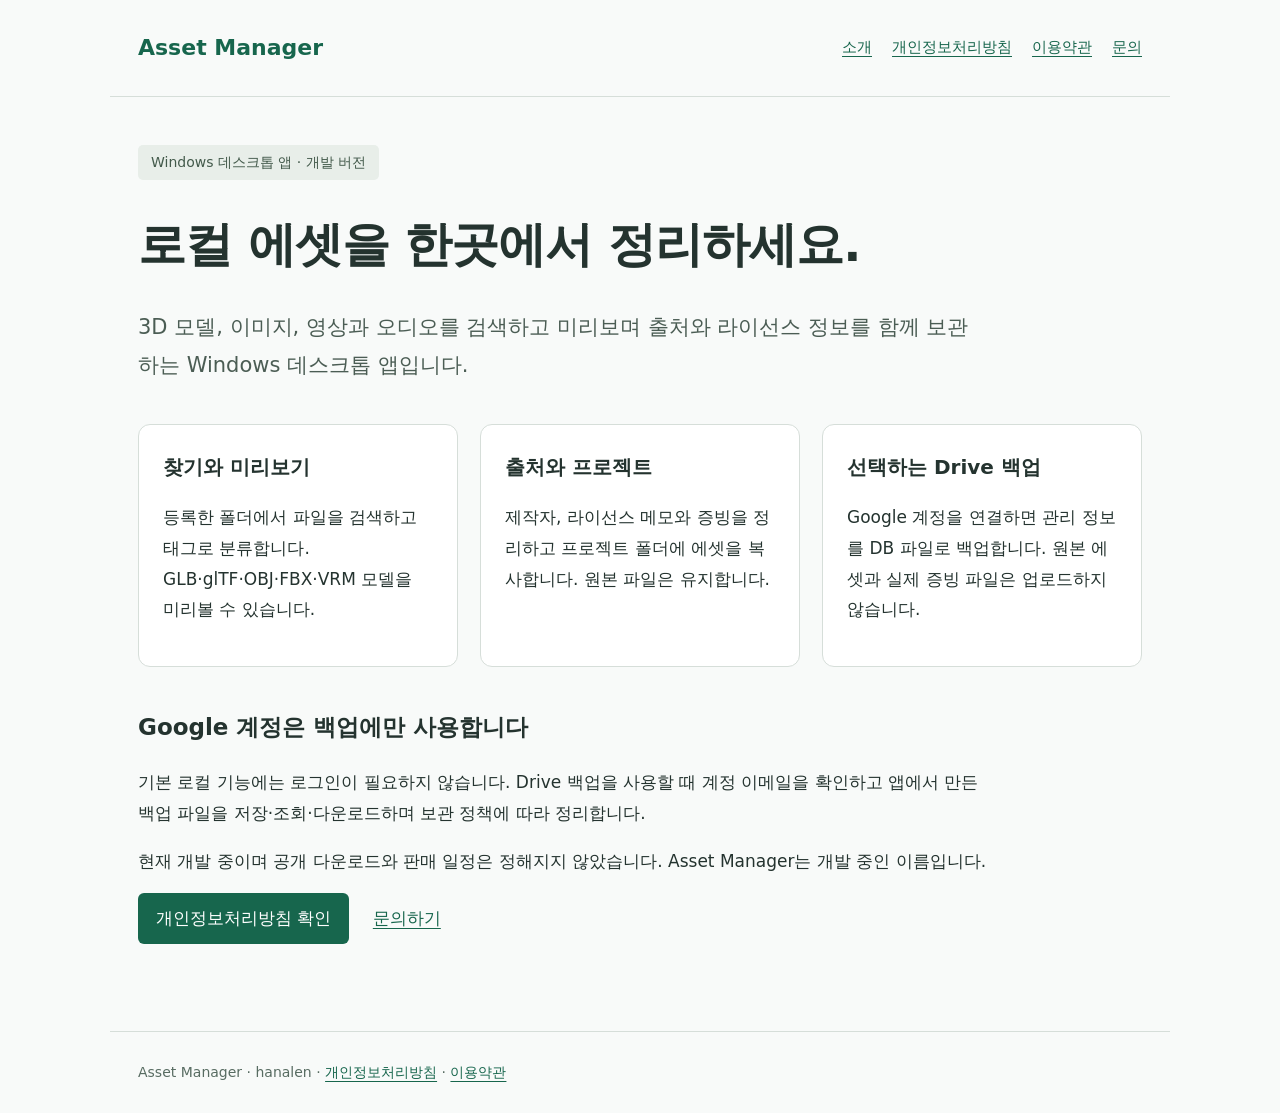
<file: index.html>
<!doctype html>
<html lang="ko">
  <head>
    <meta charset="utf-8" />
    <meta name="viewport" content="width=device-width, initial-scale=1" />
    <title>Asset Manager</title>
    <meta
      name="google-site-verification"
      content="HrFMPFyevX7MNLxYkle766F0gh1H0pMaf9BS_jaUIo4"
    />
    <meta name="description" content="Asset Manager 로컬 에셋 관리 앱 안내" />
    <link rel="stylesheet" href="style.css" />
  </head>
  <body>
    <a class="skip" href="#main">본문으로 이동</a>
    <header>
      <a class="brand" href="index.html">Asset Manager</a>
      <nav aria-label="주 메뉴">
        <a href="index.html">소개</a><a href="privacy.html">개인정보처리방침</a
        ><a href="terms.html">이용약관</a
        ><a href="https://github.com/hanalen/asset-manager-site/issues">문의</a>
      </nav>
    </header>
    <main id="main">
      <div class="notice">Windows 데스크톱 앱 · 개발 버전</div>
      <h1>로컬 에셋을 한곳에서 정리하세요.</h1>
      <p class="lead">
        3D 모델, 이미지, 영상과 오디오를 검색하고 미리보며 출처와 라이선스
        정보를 함께 보관하는 Windows 데스크톱 앱입니다.
      </p>
      <div class="grid">
        <section>
          <h2>찾기와 미리보기</h2>
          <p>
            등록한 폴더에서 파일을 검색하고 태그로 분류합니다.
            GLB·glTF·OBJ·FBX·VRM 모델을 미리볼 수 있습니다.
          </p>
        </section>
        <section>
          <h2>출처와 프로젝트</h2>
          <p>
            제작자, 라이선스 메모와 증빙을 정리하고 프로젝트 폴더에 에셋을
            복사합니다. 원본 파일은 유지합니다.
          </p>
        </section>
        <section>
          <h2>선택하는 Drive 백업</h2>
          <p>
            Google 계정을 연결하면 관리 정보를 DB 파일로 백업합니다. 원본 에셋과
            실제 증빙 파일은 업로드하지 않습니다.
          </p>
        </section>
      </div>
      <h2>Google 계정은 백업에만 사용합니다</h2>
      <p>
        기본 로컬 기능에는 로그인이 필요하지 않습니다. Drive 백업을 사용할 때
        계정 이메일을 확인하고 앱에서 만든 백업 파일을 저장·조회·다운로드하며
        보관 정책에 따라 정리합니다.
      </p>
      <p>
        현재 개발 중이며 공개 다운로드와 판매 일정은 정해지지 않았습니다. Asset
        Manager는 개발 중인 이름입니다.
      </p>
      <p>
        <a class="button" href="privacy.html">개인정보처리방침 확인</a>
        <a href="https://github.com/hanalen/asset-manager-site/issues"
          >문의하기</a
        >
      </p>
    </main>
    <footer>
      Asset Manager · hanalen · <a href="privacy.html">개인정보처리방침</a> ·
      <a href="terms.html">이용약관</a>
    </footer>
  </body>
</html>
</file>
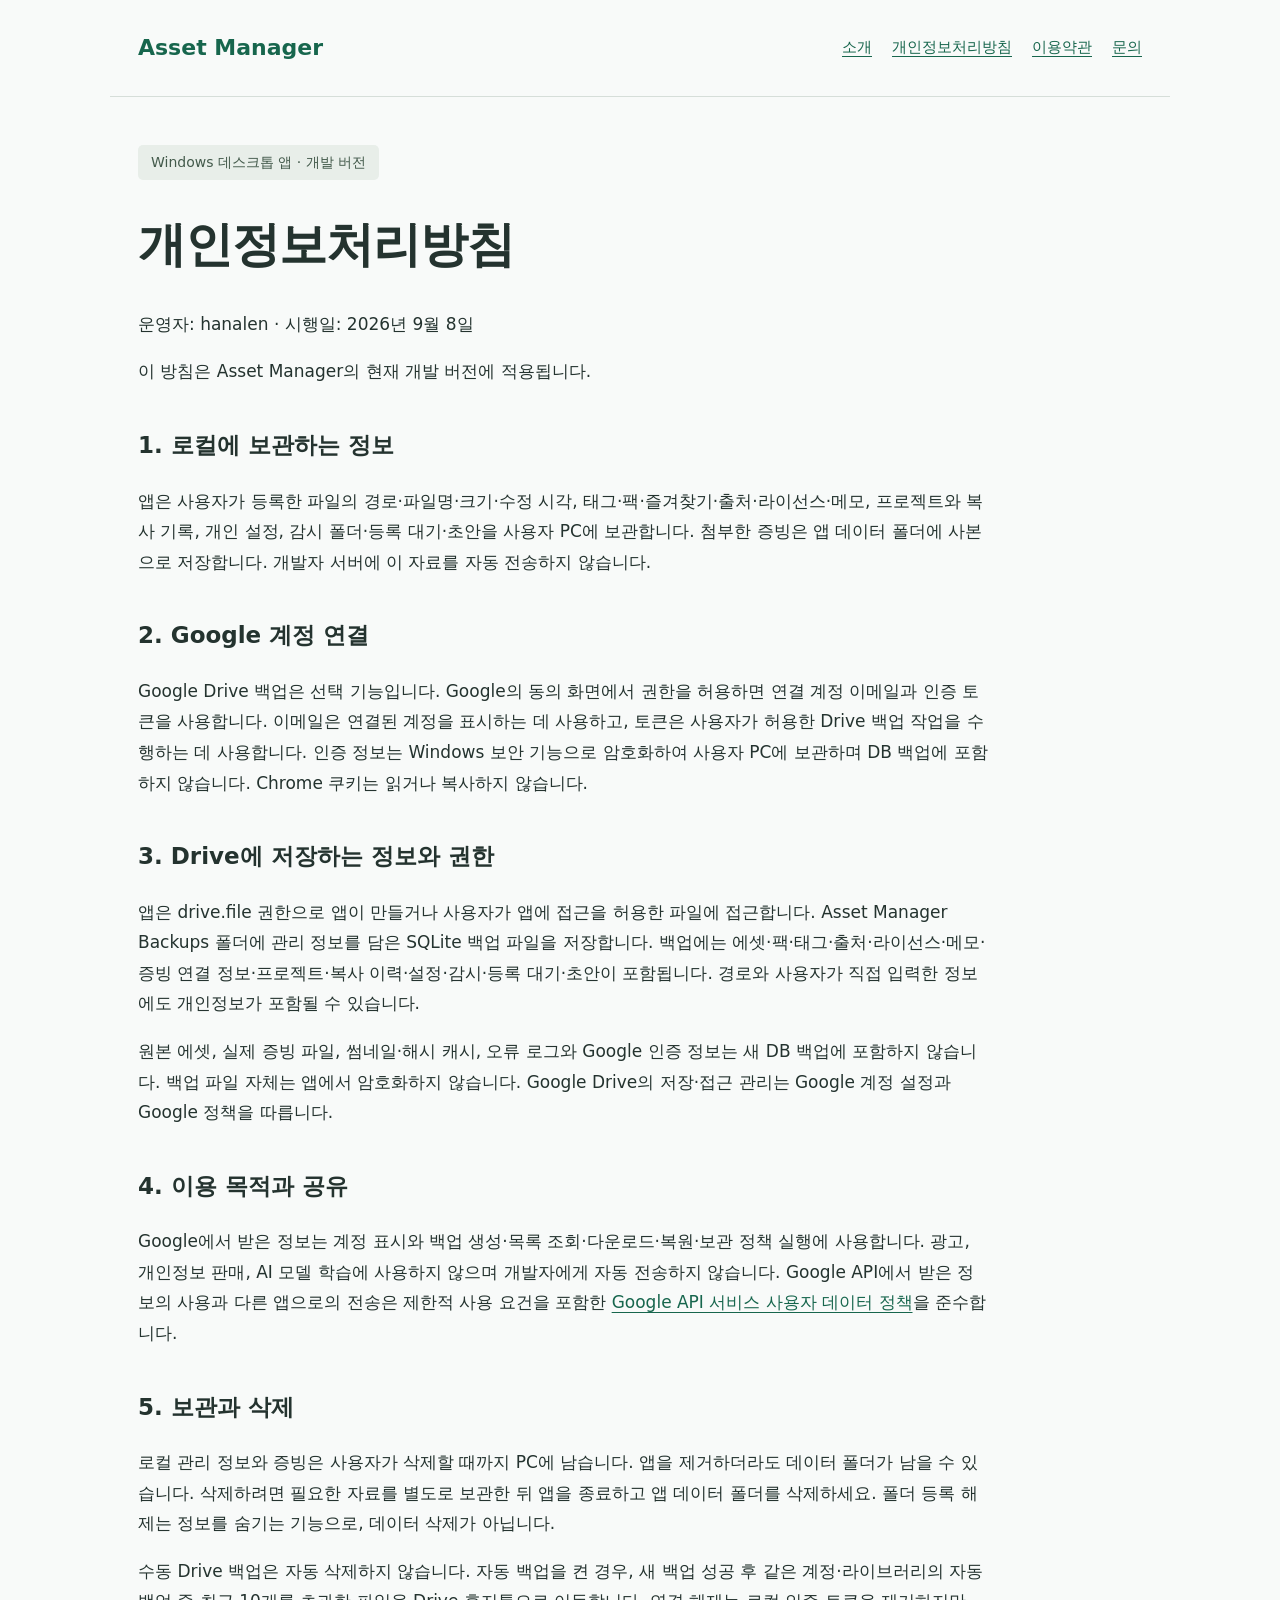
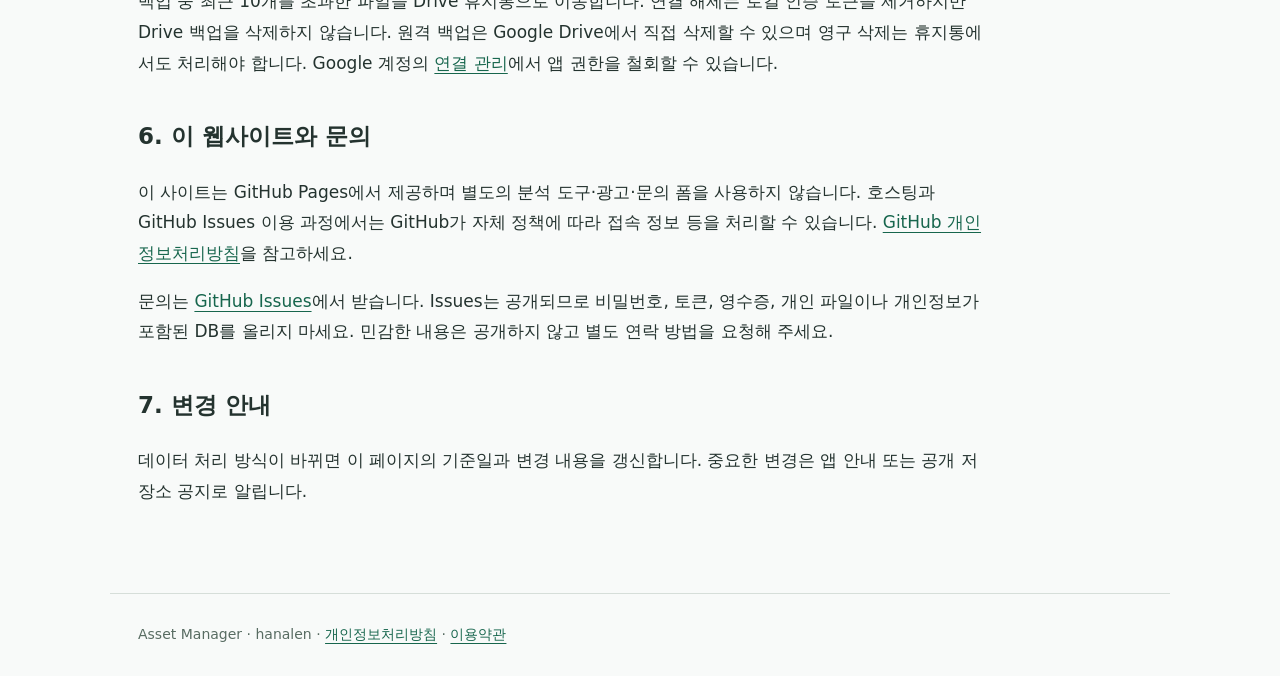
<file: privacy.html>
<!doctype html>
<html lang="ko">
  <head>
    <meta charset="utf-8" />
    <meta name="viewport" content="width=device-width, initial-scale=1" />
    <title>개인정보처리방침 · Asset Manager</title>
    <meta name="description" content="Asset Manager 로컬 에셋 관리 앱 안내" />
    <link rel="stylesheet" href="style.css" />
  </head>
  <body>
    <a class="skip" href="#main">본문으로 이동</a>
    <header>
      <a class="brand" href="index.html">Asset Manager</a>
      <nav aria-label="주 메뉴">
        <a href="index.html">소개</a><a href="privacy.html">개인정보처리방침</a
        ><a href="terms.html">이용약관</a
        ><a href="https://github.com/hanalen/asset-manager-site/issues">문의</a>
      </nav>
    </header>
    <main id="main">
      <div class="notice">Windows 데스크톱 앱 · 개발 버전</div>
      <h1>개인정보처리방침</h1>
      <p>운영자: hanalen · 시행일: 2026년 9월 8일</p>
      <p>이 방침은 Asset Manager의 현재 개발 버전에 적용됩니다.</p>
      <h2>1. 로컬에 보관하는 정보</h2>
      <p>
        앱은 사용자가 등록한 파일의 경로·파일명·크기·수정 시각,
        태그·팩·즐겨찾기·출처·라이선스·메모, 프로젝트와 복사 기록, 개인 설정,
        감시 폴더·등록 대기·초안을 사용자 PC에 보관합니다. 첨부한 증빙은 앱
        데이터 폴더에 사본으로 저장합니다. 개발자 서버에 이 자료를 자동 전송하지
        않습니다.
      </p>
      <h2>2. Google 계정 연결</h2>
      <p>
        Google Drive 백업은 선택 기능입니다. Google의 동의 화면에서 권한을
        허용하면 연결 계정 이메일과 인증 토큰을 사용합니다. 이메일은 연결된
        계정을 표시하는 데 사용하고, 토큰은 사용자가 허용한 Drive 백업 작업을
        수행하는 데 사용합니다. 인증 정보는 Windows 보안 기능으로 암호화하여
        사용자 PC에 보관하며 DB 백업에 포함하지 않습니다. Chrome 쿠키는 읽거나
        복사하지 않습니다.
      </p>
      <h2>3. Drive에 저장하는 정보와 권한</h2>
      <p>
        앱은 drive.file 권한으로 앱이 만들거나 사용자가 앱에 접근을 허용한
        파일에 접근합니다. Asset Manager Backups 폴더에 관리 정보를 담은 SQLite
        백업 파일을 저장합니다. 백업에는 에셋·팩·태그·출처·라이선스·메모·증빙
        연결 정보·프로젝트·복사 이력·설정·감시·등록 대기·초안이 포함됩니다.
        경로와 사용자가 직접 입력한 정보에도 개인정보가 포함될 수 있습니다.
      </p>
      <p>
        원본 에셋, 실제 증빙 파일, 썸네일·해시 캐시, 오류 로그와 Google 인증
        정보는 새 DB 백업에 포함하지 않습니다. 백업 파일 자체는 앱에서
        암호화하지 않습니다. Google Drive의 저장·접근 관리는 Google 계정 설정과
        Google 정책을 따릅니다.
      </p>
      <h2>4. 이용 목적과 공유</h2>
      <p>
        Google에서 받은 정보는 계정 표시와 백업 생성·목록
        조회·다운로드·복원·보관 정책 실행에 사용합니다. 광고, 개인정보 판매, AI
        모델 학습에 사용하지 않으며 개발자에게 자동 전송하지 않습니다. Google
        API에서 받은 정보의 사용과 다른 앱으로의 전송은 제한적 사용 요건을
        포함한
        <a
          href="https://developers.google.com/terms/api-services-user-data-policy"
          >Google API 서비스 사용자 데이터 정책</a
        >을 준수합니다.
      </p>
      <h2>5. 보관과 삭제</h2>
      <p>
        로컬 관리 정보와 증빙은 사용자가 삭제할 때까지 PC에 남습니다. 앱을
        제거하더라도 데이터 폴더가 남을 수 있습니다. 삭제하려면 필요한 자료를
        별도로 보관한 뒤 앱을 종료하고 앱 데이터 폴더를 삭제하세요. 폴더 등록
        해제는 정보를 숨기는 기능으로, 데이터 삭제가 아닙니다.
      </p>
      <p>
        수동 Drive 백업은 자동 삭제하지 않습니다. 자동 백업을 켠 경우, 새 백업
        성공 후 같은 계정·라이브러리의 자동 백업 중 최근 10개를 초과한 파일을
        Drive 휴지통으로 이동합니다. 연결 해제는 로컬 인증 토큰을 제거하지만
        Drive 백업을 삭제하지 않습니다. 원격 백업은 Google Drive에서 직접 삭제할
        수 있으며 영구 삭제는 휴지통에서도 처리해야 합니다. Google 계정의
        <a href="https://myaccount.google.com/connections">연결 관리</a>에서 앱
        권한을 철회할 수 있습니다.
      </p>
      <h2>6. 이 웹사이트와 문의</h2>
      <p>
        이 사이트는 GitHub Pages에서 제공하며 별도의 분석 도구·광고·문의 폼을
        사용하지 않습니다. 호스팅과 GitHub Issues 이용 과정에서는 GitHub가 자체
        정책에 따라 접속 정보 등을 처리할 수 있습니다.
        <a
          href="https://docs.github.com/site-policy/privacy-policies/github-general-privacy-statement"
          >GitHub 개인정보처리방침</a
        >을 참고하세요.
      </p>
      <p>
        문의는
        <a href="https://github.com/hanalen/asset-manager-site/issues"
          >GitHub Issues</a
        >에서 받습니다. Issues는 공개되므로 비밀번호, 토큰, 영수증, 개인
        파일이나 개인정보가 포함된 DB를 올리지 마세요. 민감한 내용은 공개하지
        않고 별도 연락 방법을 요청해 주세요.
      </p>
      <h2>7. 변경 안내</h2>
      <p>
        데이터 처리 방식이 바뀌면 이 페이지의 기준일과 변경 내용을 갱신합니다.
        중요한 변경은 앱 안내 또는 공개 저장소 공지로 알립니다.
      </p>
    </main>
    <footer>
      Asset Manager · hanalen · <a href="privacy.html">개인정보처리방침</a> ·
      <a href="terms.html">이용약관</a>
    </footer>
  </body>
</html>
</file>
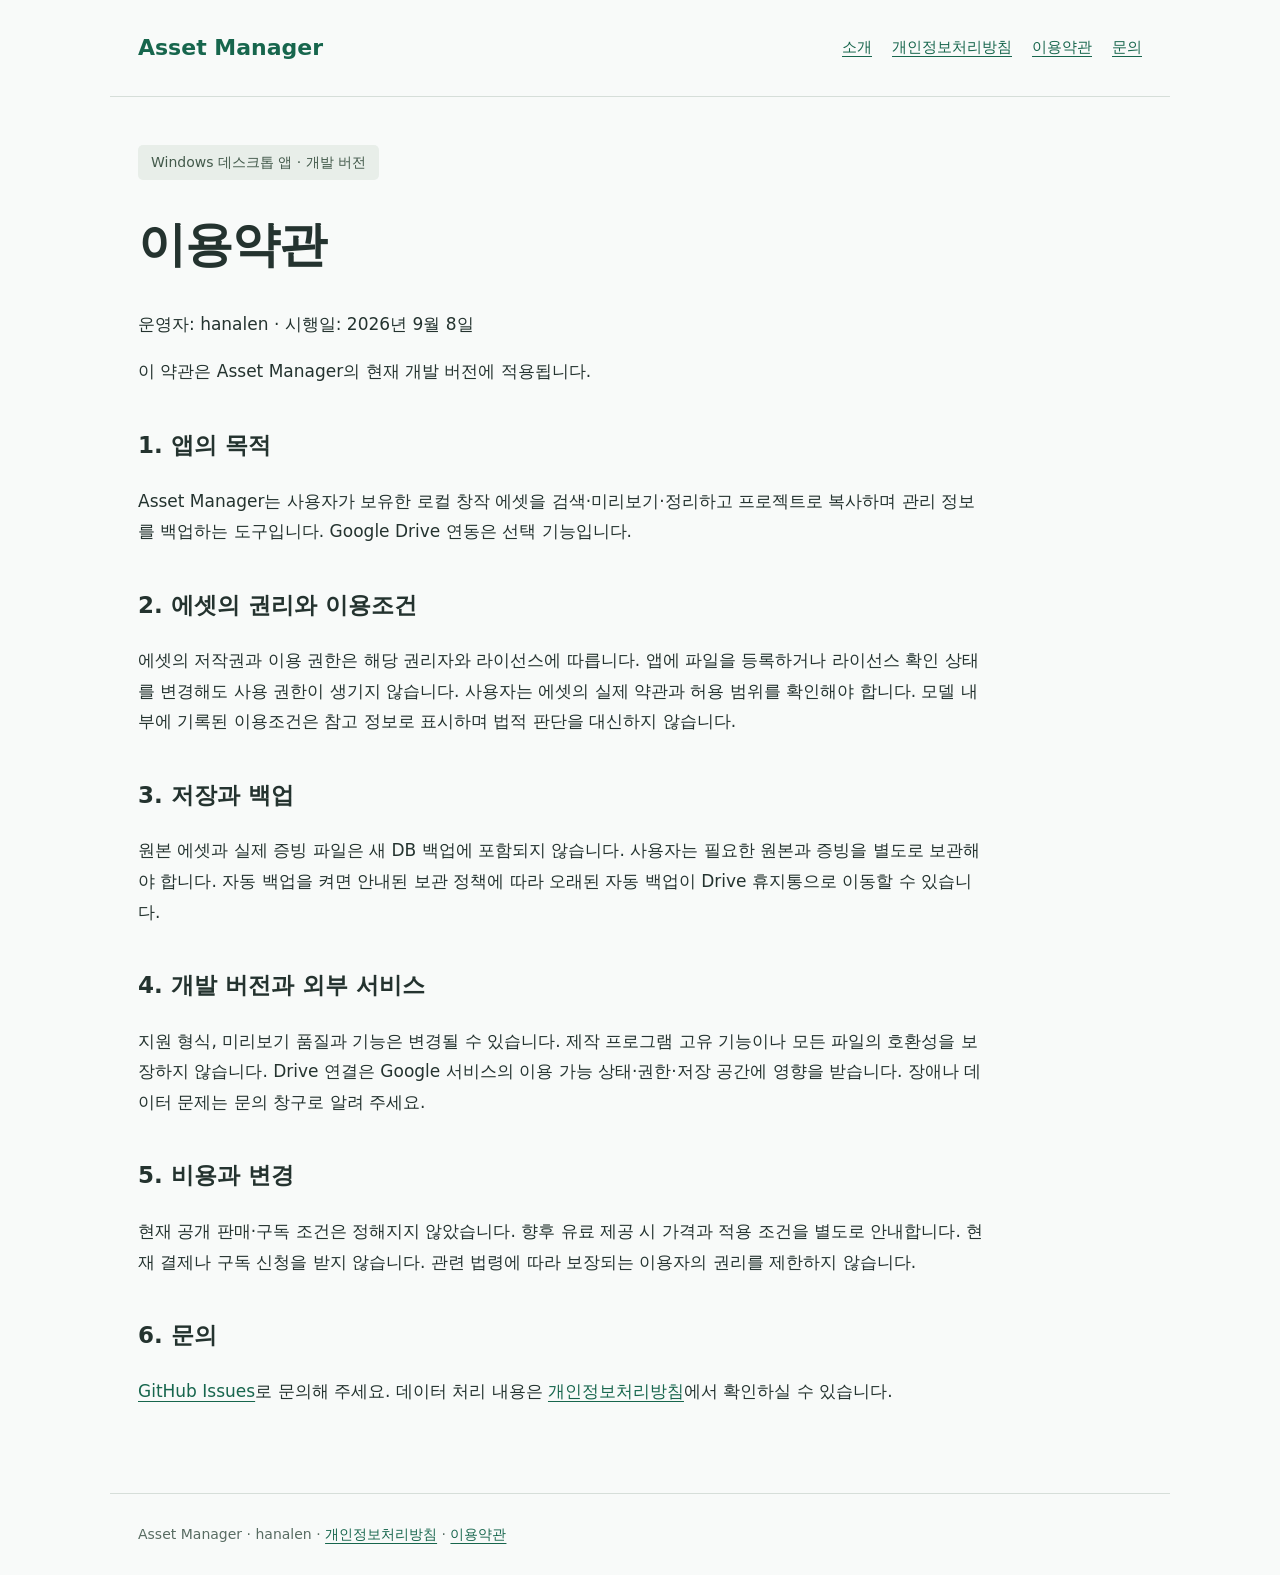
<file: terms.html>
<!doctype html>
<html lang="ko">
  <head>
    <meta charset="utf-8" />
    <meta name="viewport" content="width=device-width, initial-scale=1" />
    <title>이용약관 · Asset Manager</title>
    <meta name="description" content="Asset Manager 로컬 에셋 관리 앱 안내" />
    <link rel="stylesheet" href="style.css" />
  </head>
  <body>
    <a class="skip" href="#main">본문으로 이동</a>
    <header>
      <a class="brand" href="index.html">Asset Manager</a>
      <nav aria-label="주 메뉴">
        <a href="index.html">소개</a><a href="privacy.html">개인정보처리방침</a
        ><a href="terms.html">이용약관</a
        ><a href="https://github.com/hanalen/asset-manager-site/issues">문의</a>
      </nav>
    </header>
    <main id="main">
      <div class="notice">Windows 데스크톱 앱 · 개발 버전</div>
      <h1>이용약관</h1>
      <p>운영자: hanalen · 시행일: 2026년 9월 8일</p>
      <p>이 약관은 Asset Manager의 현재 개발 버전에 적용됩니다.</p>
      <h2>1. 앱의 목적</h2>
      <p>
        Asset Manager는 사용자가 보유한 로컬 창작 에셋을 검색·미리보기·정리하고
        프로젝트로 복사하며 관리 정보를 백업하는 도구입니다. Google Drive 연동은
        선택 기능입니다.
      </p>
      <h2>2. 에셋의 권리와 이용조건</h2>
      <p>
        에셋의 저작권과 이용 권한은 해당 권리자와 라이선스에 따릅니다. 앱에
        파일을 등록하거나 라이선스 확인 상태를 변경해도 사용 권한이 생기지
        않습니다. 사용자는 에셋의 실제 약관과 허용 범위를 확인해야 합니다. 모델
        내부에 기록된 이용조건은 참고 정보로 표시하며 법적 판단을 대신하지
        않습니다.
      </p>
      <h2>3. 저장과 백업</h2>
      <p>
        원본 에셋과 실제 증빙 파일은 새 DB 백업에 포함되지 않습니다. 사용자는
        필요한 원본과 증빙을 별도로 보관해야 합니다. 자동 백업을 켜면 안내된
        보관 정책에 따라 오래된 자동 백업이 Drive 휴지통으로 이동할 수 있습니다.
      </p>
      <h2>4. 개발 버전과 외부 서비스</h2>
      <p>
        지원 형식, 미리보기 품질과 기능은 변경될 수 있습니다. 제작 프로그램 고유
        기능이나 모든 파일의 호환성을 보장하지 않습니다. Drive 연결은 Google
        서비스의 이용 가능 상태·권한·저장 공간에 영향을 받습니다. 장애나 데이터
        문제는 문의 창구로 알려 주세요.
      </p>
      <h2>5. 비용과 변경</h2>
      <p>
        현재 공개 판매·구독 조건은 정해지지 않았습니다. 향후 유료 제공 시 가격과
        적용 조건을 별도로 안내합니다. 현재 결제나 구독 신청을 받지 않습니다.
        관련 법령에 따라 보장되는 이용자의 권리를 제한하지 않습니다.
      </p>
      <h2>6. 문의</h2>
      <p>
        <a href="https://github.com/hanalen/asset-manager-site/issues"
          >GitHub Issues</a
        >로 문의해 주세요. 데이터 처리 내용은
        <a href="privacy.html">개인정보처리방침</a>에서 확인하실 수 있습니다.
      </p>
    </main>
    <footer>
      Asset Manager · hanalen · <a href="privacy.html">개인정보처리방침</a> ·
      <a href="terms.html">이용약관</a>
    </footer>
  </body>
</html>
</file>
<file: style.css>
* {
  box-sizing: border-box;
}
body {
  margin: 0;
  background: #f8faf9;
  color: #24332f;
  font:
    17px/1.8 system-ui,
    sans-serif;
}
a {
  color: #17664d;
  text-underline-offset: 4px;
}
header,
main,
footer {
  max-width: 1060px;
  margin: auto;
  padding: 28px;
}
header {
  display: flex;
  align-items: center;
  justify-content: space-between;
  gap: 24px;
  border-bottom: 1px solid #d6ded9;
}
.brand {
  font-weight: 750;
  font-size: 22px;
  text-decoration: none;
}
nav {
  display: flex;
  gap: 20px;
  flex-wrap: wrap;
  font-size: 15px;
}
main {
  padding-top: 48px;
  padding-bottom: 70px;
}
h1 {
  font-size: clamp(30px, 4vw, 48px);
  line-height: 1.35;
  letter-spacing: -1px;
}
h2 {
  font-size: 23px;
  margin-top: 38px;
}
p {
  max-width: 850px;
}
.lead {
  font-size: 21px;
  color: #4b5d54;
}
.notice {
  display: inline-block;
  background: #e8eee9;
  color: #435a4b;
  padding: 5px 13px;
  border-radius: 5px;
  font-size: 14px;
}
.grid {
  display: grid;
  grid-template-columns: repeat(3, 1fr);
  gap: 22px;
  margin: 40px 0;
}
.grid section {
  background: white;
  padding: 24px;
  border: 1px solid #d6ded9;
  border-radius: 12px;
}
.grid h2 {
  margin-top: 0;
  font-size: 20px;
}
.button {
  display: inline-block;
  background: #17664d;
  color: white;
  padding: 10px 18px;
  border-radius: 6px;
  text-decoration: none;
  margin-right: 18px;
}
footer {
  border-top: 1px solid #d6ded9;
  font-size: 14px;
  color: #586c62;
}
.skip {
  position: absolute;
  left: -9999px;
}
.skip:focus {
  left: 12px;
  top: 12px;
  background: white;
  padding: 12px;
}
a:focus-visible {
  outline: 3px solid #cf7b14;
  outline-offset: 5px;
}
@media (max-width: 700px) {
  header {
    align-items: flex-start;
    flex-direction: column;
  }
  .grid {
    grid-template-columns: 1fr;
  }
  header,
  main,
  footer {
    padding: 22px;
  }
  nav {
    gap: 14px;
  }
}
</file>
